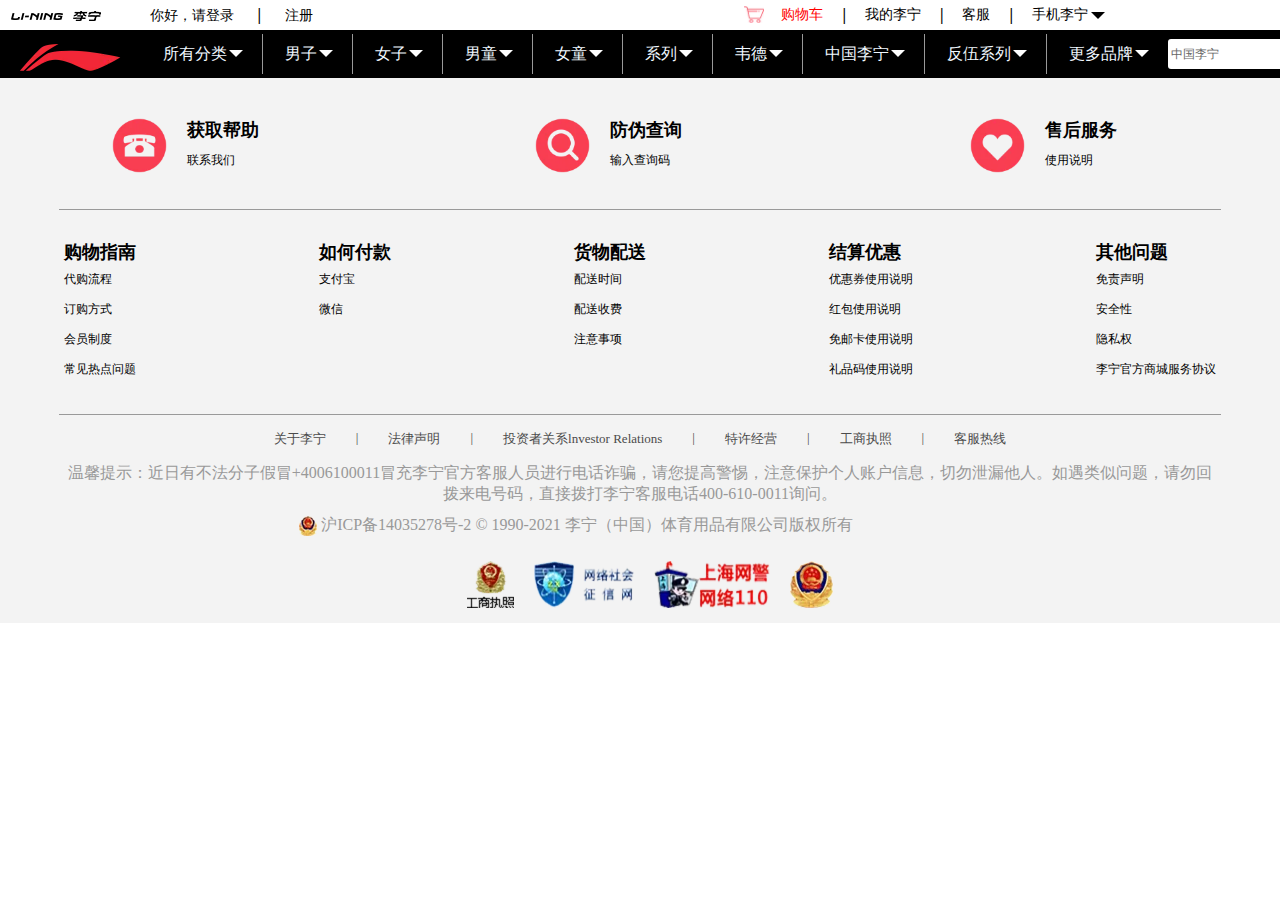
<file: lining/detailPage.html>
<!DOCTYPE html>
<html>
	<head>
		<meta charset="utf-8">
		<title></title>
	</head>
	<body>
		<header></header>
		<main></main>
		<footer></footer>
	</body>
</html>
<script src="js/jQuery.js" type="text/javascript" charset="utf-8"></script>
<script src="js/detailPage.js" type="text/javascript" charset="utf-8"></script>
</file>
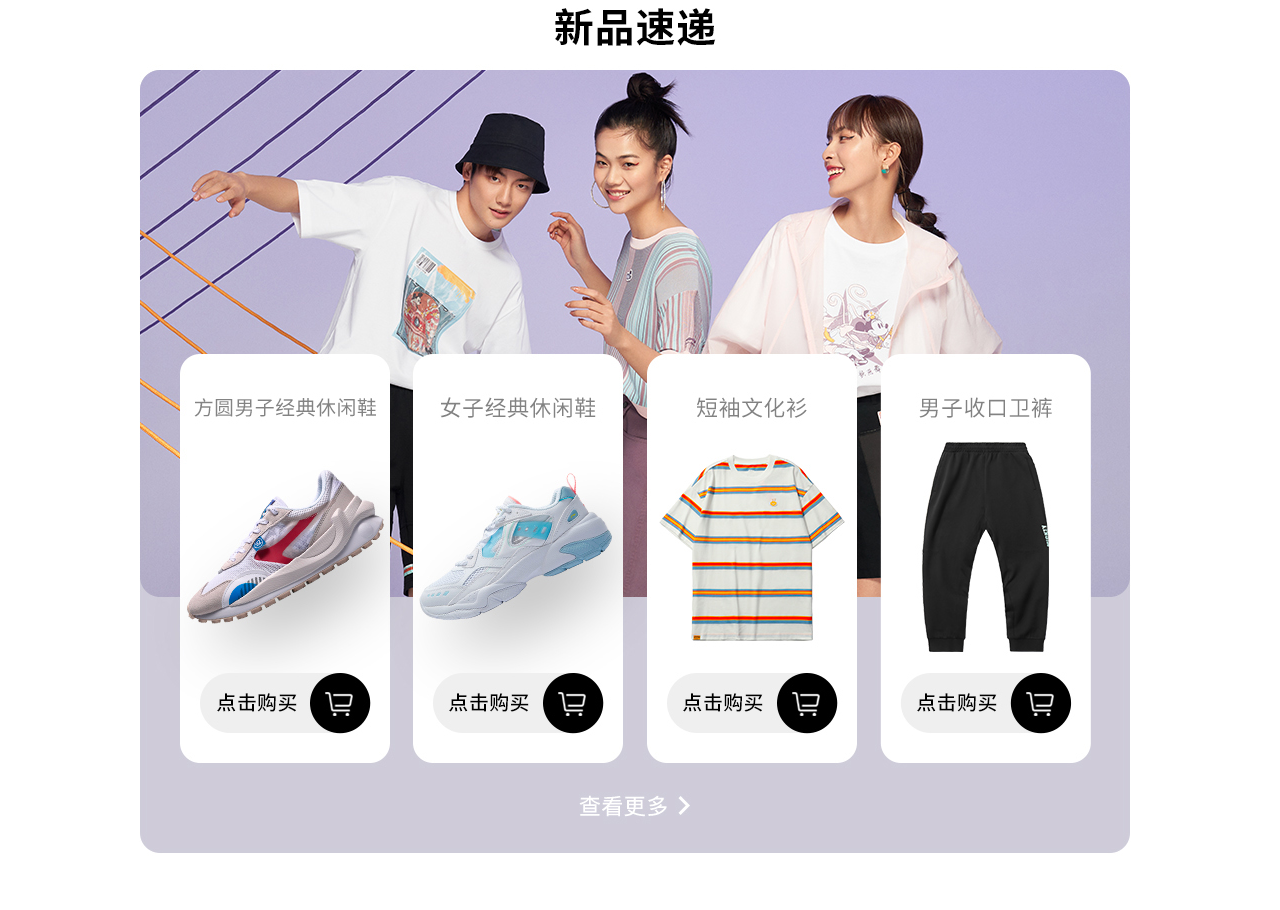
<file: lining/测试.html>
<!DOCTYPE html>
<html>
	<head>
		<meta charset="utf-8">
		<title></title>
		<style type="text/css">
			.one{
				background-color: #000000;
				width: 100%;
				min-width: 1000px;
			}
			div{
				width: 1000px;
				margin: 0 auto;
			}
			img{
				display: block;
				width: 1920px;
				margin-left: -465px;
			}
		</style>
	</head>
	<body>
		<div class="one">
			<div id="">
				<img src="image/新品速递.jpg" >
			</div>
		</div>
	</body>
</html>
<script type="text/javascript">
	let s = document.querySelector("#one");
	getComputedStyle(s,false)("backgroundColor");
</script>
</file>
